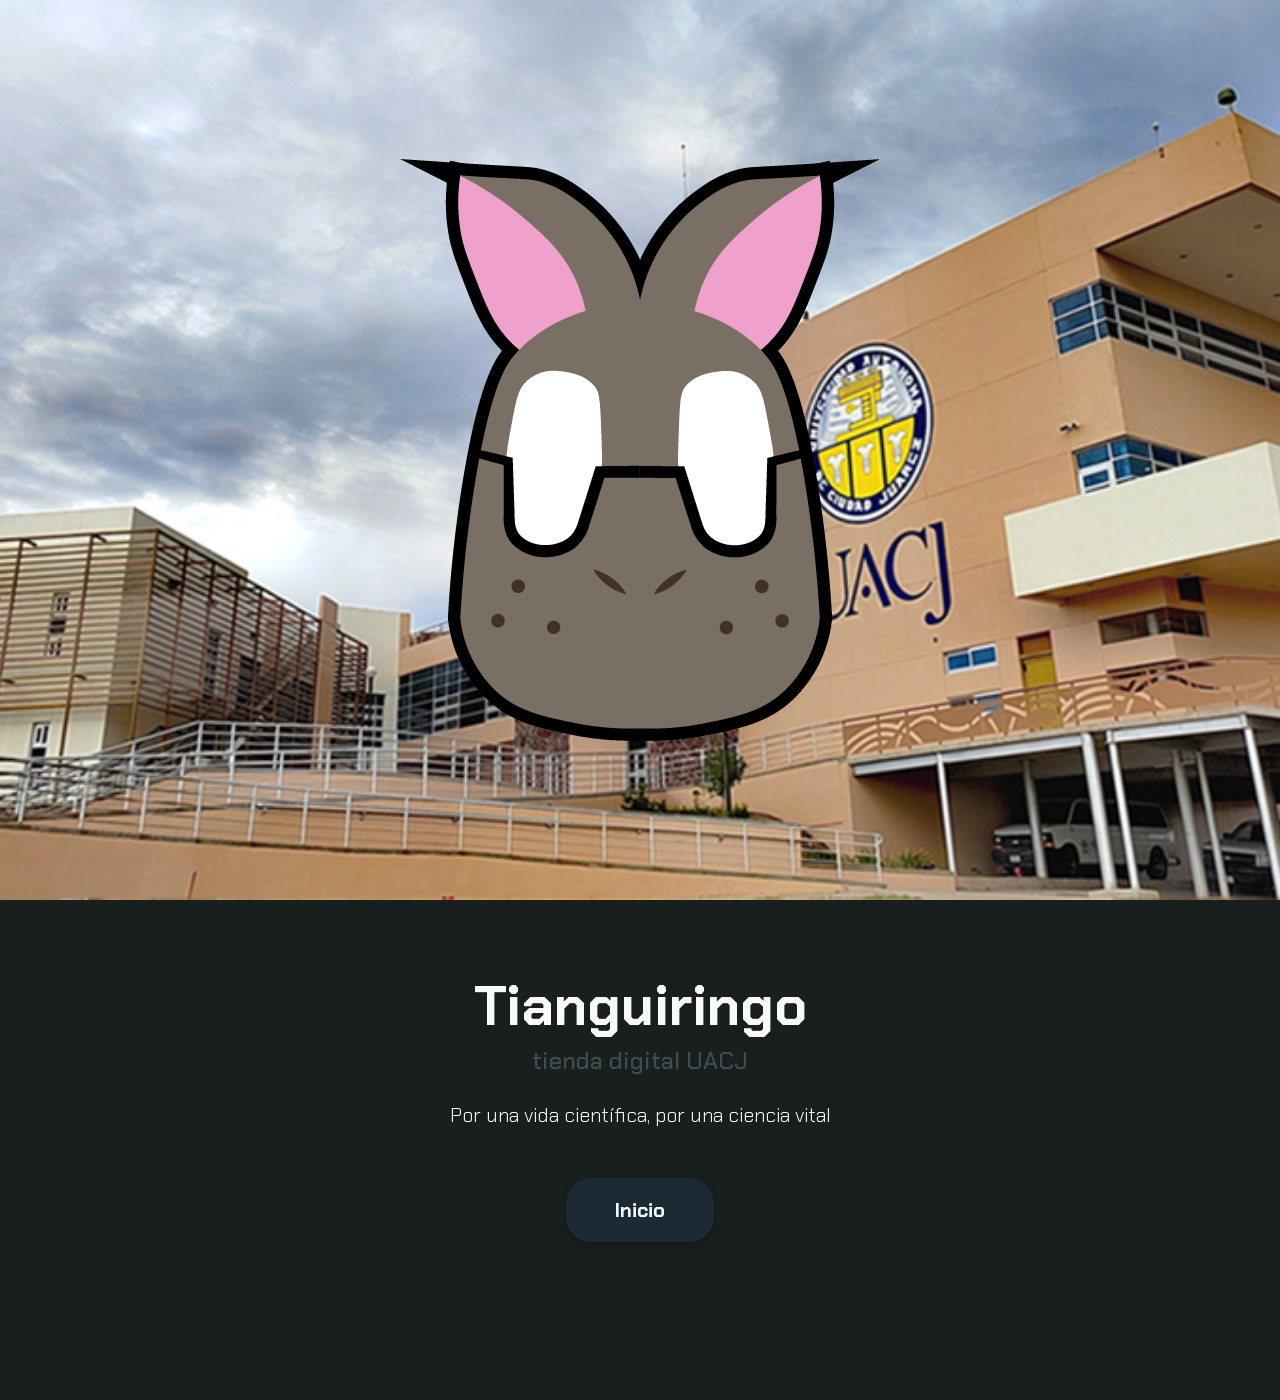
<file: index.html>
<!DOCTYPE html>
<html lang="es">
<head>
    <meta charset="UTF-8">
    <meta name="viewport" content="width=device-width, initial-scale=1.0">
    <title>Parallax ejercicio</title>
    <link href="imagenes/Favicon.png" rel="icon">
    <link href="https://cdn.jsdelivr.net/npm/bootstrap@5.3.3/dist/css/bootstrap.min.css" rel="stylesheet">
    <link rel="preconnect" href="https://fonts.googleapis.com">
    <link rel="preconnect" href="https://fonts.gstatic.com" crossorigin>
    <link href="https://fonts.googleapis.com/css2?family=Chakra+Petch:wght@400;700&display=swap" rel="stylesheet">
    
    <style>
        body {
            margin: 0;
            background-color: #191e1f;
            font-family: "Chakra Petch", sans-serif;
        }
 
        #parallax-container {
            position: relative;
            height: 100vh;
            overflow: hidden;
        }
 
        /* FONDO - Ocupa toda la pantalla de forma fija */
        #layer1 {
            position: absolute;
            z-index: 1;
            top: 0;
            left: 0;
            width: 100%;
            height: 100%;
            background-image: url("Imagenes/DMC_04.jpg");
            background-size: cover;
            background-position: center;
            background-repeat: no-repeat;
        }
 
        /* CONTENEDOR DEL LOGO */
        #layer3 {
            position: absolute;
            z-index: 3;
            top: 0;
            left: 0;
            width: 100%;
            height: 100%;
            /* Reemplazamos el flexbox manual por clases de Bootstrap en el HTML */
        }

        /* Ajustamos el tamaño del logo de forma responsiva con utilidades de Bootstrap en el HTML */
        #layer3 img {
            height: auto;
        }

        /*  ESTILOS PERSONALIZADOS DEL BOTÓN (Mezclado con transiciones de Bootstrap) */
        .btn-inicio {
            background-color: #1e2a33;
            color: aliceblue;
            border-radius: 25px; /* Mantenemos tus esquinas muy redondeadas */
            box-shadow: 0 4px 6px rgba(0, 0, 0, 0.2);
            transition: all 0.3s ease;
        }

        .btn-inicio:hover {
            background-color: #434b52;
            color: aliceblue;
            transform: translateY(-2px);
            box-shadow: 0 6px 12px rgba(0, 0, 0, 0.3);
        }

        .btn-inicio:active {
            transform: translateY(0);
            box-shadow: 0 3px 6px rgba(0, 0, 0, 0.2);
        }
        .tienda-digital {
       color: #434b52;
        }
    </style>
</head>
 
<body>
 
    <div id="parallax-container">
        <div id="layer1"></div>
 
        <!-- Usamos d-flex, justify-content-center y align-items-center de Bootstrap para centrar el logo -->
        <div id="layer3" class="d-flex justify-content-center align-items-center">
            <!-- 
              Usamos las clases responsivas de Bootstrap:
              w-55 en pantallas muy chicas, w-45 en tablets (md), y w-30 en pantallas grandes (lg)
            -->
            <img src="Imagenes/Logo (2).png" class="img-fluid w-55 w-md-45 w-lg-30" alt="Logo Tiangiringo">
        </div>
    </div>
 
    <!-- 
      Sección de contenido usando utilidades de Bootstrap:
      text-light (texto claro), text-center (centrado), py-5 (padding vertical) 
    -->
    <section class="contenido text-light text-center py-5 container-fluid" style="background-color: #191e1f; min-height: 500px;">
        <div class="container py-4">
            <h1 class="display-4 fw-bold mb-2">Tianguiringo</h1>
            <h2 class="h4 mb-4 tienda-digital" >tienda digital UACJ</h2>
            <p class="lead mb-5">Por una vida científica, por una ciencia vital</p>
            
            <!-- Botón estilizado combinando tus efectos con padding (px-5, py-3) y fuentes de Bootstrap -->
            <button class="btn btn-inicio px-5 py-3 fw-bold fs-5" onclick="window.location.href='Productos.html'">
                Inicio
            </button>
        </div>
    </section>
 
   
    <script src="https://cdn.jsdelivr.net/npm/bootstrap@5.3.3/dist/js/bootstrap.bundle.min.js"></script>

   
    <script>
        document.addEventListener('DOMContentLoaded', function () {
            const layer1 = document.getElementById('layer1');
            const layer3 = document.getElementById('layer3');
            const container = document.getElementById('parallax-container');
 
            const speed1 = 0.1;
            const speed3 = 0.5;
 
            function updateParallax() {
                const scrollOffset = container.getBoundingClientRect().top;
 
                // Movimiento del fondo
                layer1.style.transform = `translate3d(0, ${scrollOffset * speed1}px, 0)`;
                // Movimiento del logo
                layer3.style.transform = `translate3d(0, ${scrollOffset * speed3}px, 0)`;
            }
 
            window.addEventListener('scroll', updateParallax);
            updateParallax();
        });
    </script>
 
</body>
</html>
</file>
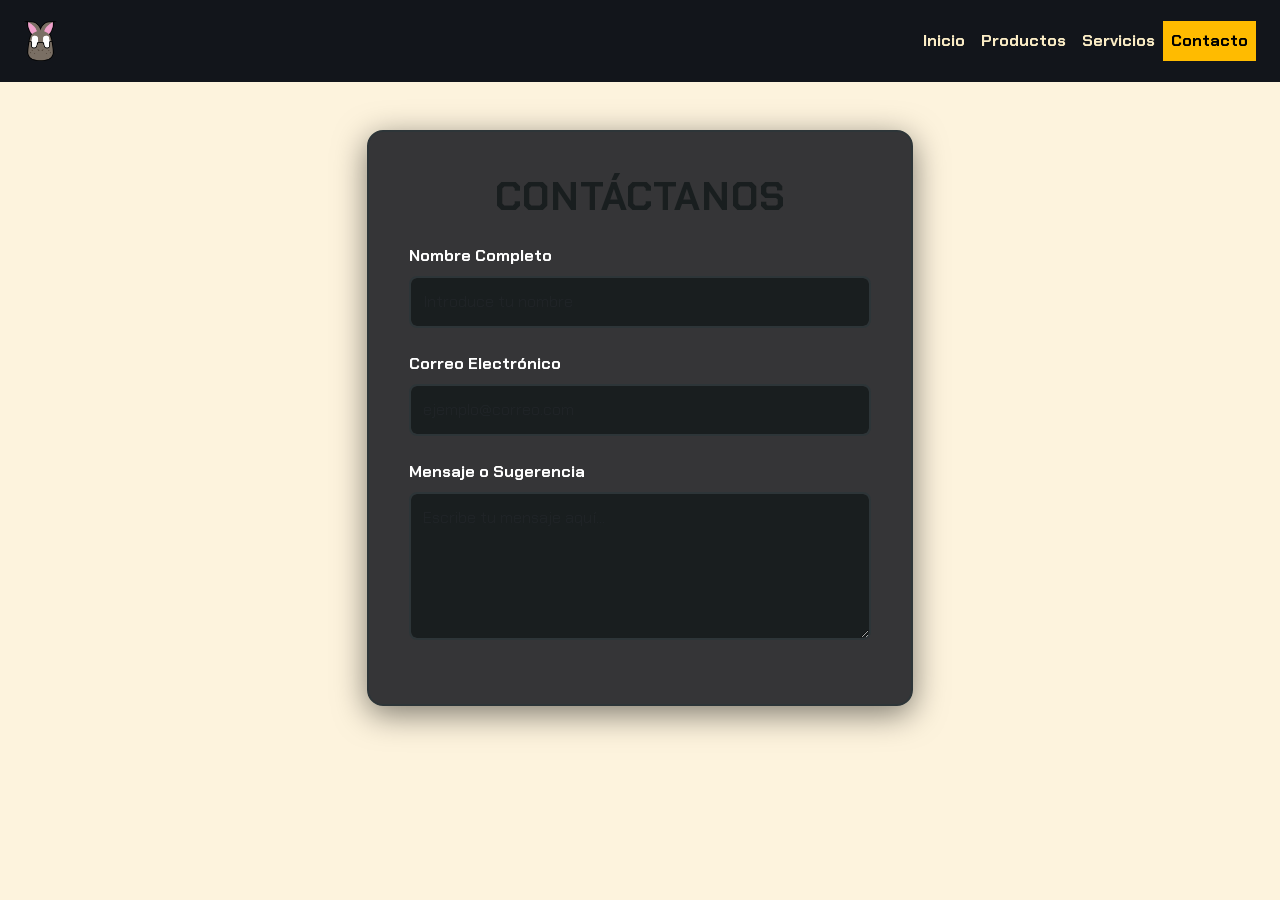
<file: Contacto.html>
<!DOCTYPE html>
<html lang="es">
<head>
  <meta charset="UTF-8">
  <meta name="viewport" content="width=device-width, initial-scale=1.0">
  <title>Tiangiringo - Contáctanos</title>

  <link href="https://cdn.jsdelivr.net/npm/bootstrap@5.3.3/dist/css/bootstrap.min.css" rel="stylesheet">
  
  <link rel="stylesheet" href="css/Productos.css">

  <link rel="preconnect" href="https://fonts.googleapis.com">
  <link rel="preconnect" href="https://fonts.gstatic.com" crossorigin>
  <link href="https://fonts.googleapis.com/css2?family=Chakra+Petch:wght@400;700&display=swap" rel="stylesheet">
  
  <style>
    /* Caja oscura de fondo para asegurar contraste y legibilidad */
    .contenedor-formulario {
      background-color: rgba(18, 21, 27, 0.85); /* Fondo negro con ligera transparencia */
      border: 2px solid #2d3538;
      border-radius: 16px;
      padding: 40px;
      box-shadow: 0 8px 32px rgba(0, 0, 0, 0.5);
    }

    .form-custom-label {
      color: #ffffff;
      font-family: 'Chakra Petch', sans-serif;
      font-weight: 700;
      margin-bottom: 8px;
    }

    .form-custom-input {
      background-color: #191e1f;
      border: 2px solid #2d3538;
      color: #ffffff;
      border-radius: 8px;
      padding: 12px;
    }

    .form-custom-input:focus {
      background-color: #1e2426;
      border-color: #ffbb00;
      color: #ffffff;
      box-shadow: 0 0 8px rgba(255, 187, 0, 0.3);
    }

    .btn-enviar {
      background-color: #ffbb00;
      color: #12151b;
      font-family: 'Chakra Petch', sans-serif;
      font-weight: 700;
      border: none;
      padding: 14px;
      border-radius: 8px;
      transition: all 0.3s ease;
    }

    .btn-enviar:hover {
      background-color: #e0a300;
      transform: translateY(-2px);
    }
  </style>
</head>
<body class="a1">

  <header class="navbar navbar-expand-md custom-header">
    <div class="container-fluid d-flex justify-content-between align-items-center px-4 py-2">
      <a href="index.html" class="logo navbar-brand m-0">
        <img src="Imagenes/Logo (2).png" alt="Logo">
      </a>
      
      <button class="navbar-toggler border-0 text-white" type="button" data-bs-toggle="collapse" data-bs-target="#menuContacto" aria-controls="menuContacto" aria-expanded="false" aria-label="Toggle navigation" style="filter: invert(1);">
        <span class="navbar-toggler-icon"></span>
      </button>

      <div class="collapse navbar-collapse justify-content-end" id="menuContacto">
        <nav>
          <ul class="custom-menu navbar-nav m-0 p-0 d-flex list-unstyled">
              <li class="nav-item"><a href="Productos.html" class="nav-link ">Inicio</a></li>
            <li class="nav-item"><a href="TdsLosProductos.html" class="nav-link">Productos</a></li>
             <li class="nav-item"><a href="Servicios.html" class="nav-link">Servicios</a></li>
            <li class="nav-item"><a href="Contacto.html" class="nav-link active">Contacto</a></li>
          </ul>
        </nav>
      </div>
    </div>
  </header>

  <main class="container my-5">
    <div class="row justify-content-center">
      <div class="col-12 col-md-8 col-lg-6">
        
        <div class="contenedor-formulario">
          
          <h1 class="titulo text-center mb-4 fw-bold">CONTÁCTANOS</h1>
          
          <form id="formulario-contacto" onsubmit="enviarMensaje(event)">
            
            <div class="mb-4 d-flex flex-column">
              <label for="nombre" class="form-custom-label">Nombre Completo</label>
              <input type="text" id="nombre" class="form-control form-custom-input" placeholder="Introduce tu nombre" required>
            </div>

            <div class="mb-4 d-flex flex-column">
              <label for="correo" class="form-custom-label">Correo Electrónico</label>
              <input type="email" id="correo" class="form-control form-custom-input" placeholder="ejemplo@correo.com" required>
            </div>

            <div class="mb-4 d-flex flex-column">
              <label for="mensaje" class="form-custom-label">Mensaje o Sugerencia</label>
              <textarea id="mensaje" class="form-control form-custom-input" rows="5" placeholder="Escribe tu mensaje aquí..." required></textarea>
            </div>
</file>
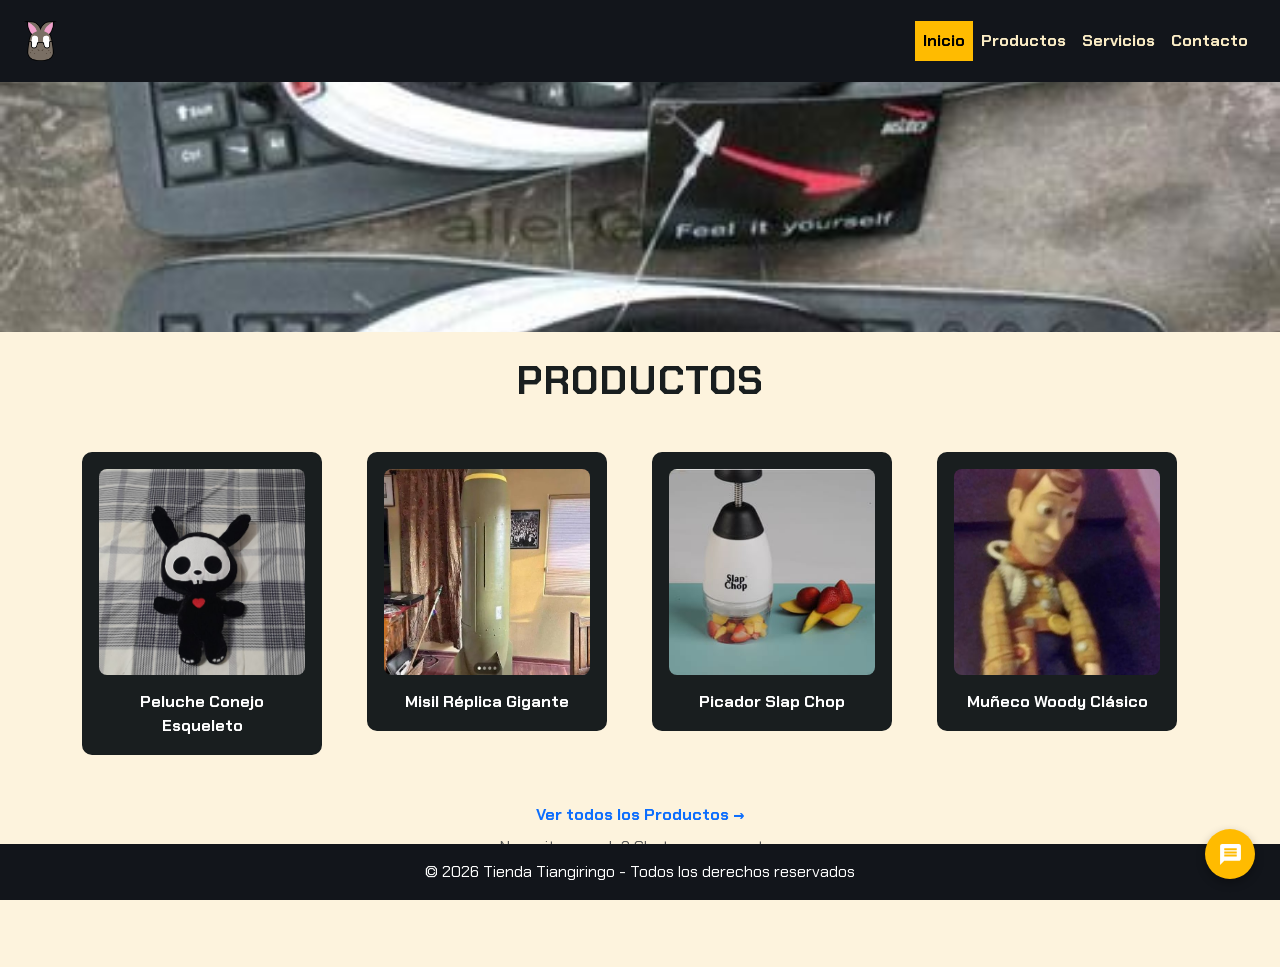
<file: Productos.html>
<!DOCTYPE html>
<html lang="es">
<head>
  <meta charset="UTF-8">
  <meta name="viewport" content="width=device-width, initial-scale=1.0">
  <title>Tiangiringo - Productos</title>

  <link href="https://cdn.jsdelivr.net/npm/bootstrap@5.3.3/dist/css/bootstrap.min.css" rel="stylesheet">
  
  <link rel="stylesheet" href="css/Productos.css">

  <link rel="preconnect" href="https://fonts.googleapis.com">
  <link rel="preconnect" href="https://fonts.gstatic.com" crossorigin>
  <link href="https://fonts.googleapis.com/css2?family=Chakra+Petch:wght@400;700&display=swap" rel="stylesheet">
  <style>
    /* Estilo para que el cuadro actúe como un botón clickeable */
    .cuadro-link {
      text-decoration: none;
      color: inherit;
      display: block;
      width: 100%;
    }
    .cuadro-link:hover .cuadro {
      transform: translateY(-5px);
      transition: all 0.3s ease;
      box-shadow: 0 4px 15px rgba(255, 187, 0, 0.2);
    }
  </style>
</head>
<body class="a1">

  <header class="navbar navbar-expand-md custom-header">
    <div class="container-fluid d-flex justify-content-between align-items-center px-4 py-2">
      <a href="index.html" class="logo navbar-brand m-0">
        <img src="Imagenes/Logo (2).png" alt="Logo">
      </a>
      
      <button class="navbar-toggler border-0 text-white" type="button" data-bs-toggle="collapse" data-bs-target="#menuHamburguesa" aria-controls="menuHamburguesa" aria-expanded="false" aria-label="Toggle navigation" style="filter: invert(1);">
        <span class="navbar-toggler-icon"></span>
      </button>

      <div class="collapse navbar-collapse justify-content-end" id="menuHamburguesa">
        <nav>
          <ul class="custom-menu navbar-nav m-0 p-0 d-flex list-unstyled">
            <li class="nav-item"><a href="Productos.html" class="nav-link active">Inicio</a></li>
            <li class="nav-item"><a href="TdsLosProductos.html" class="nav-link ">Productos</a></li>
             <li class="nav-item"><a href="Servicios.html" class="nav-link">Servicios</a></li>
            <li class="nav-item"><a href="Contacto.html" class="nav-link">Contacto</a></li>
          </ul>
        </nav>
      </div>
    </div>
  </header>

  <div class="Imgx">
    <img src="Imagenes/descarga.jpg" alt="Banner">
  </div>

  <h1 class="titulo text-center my-4 fw-bold">PRODUCTOS</h1>

  <main class="container my-5">
    <div class="row row-cols-1 row-cols-sm-2 row-cols-md-4 g-4 justify-content-center">
      
      <div class="col d-flex justify-content-center">
        <a href="Compra.html" class="cuadro-link" onclick="verDetalle('Peluche Conejo Esqueleto', 'Imagenes/Gerard (1).jpeg', '$320.00 MXN', 'Peluche gótico de conejito con máscara de calavera y un tierno corazón rojo en el pecho. Súper suave y detallado.')">
          <div class="cuadro">
            <div class="img-container">
              <img src="Imagenes/Gerard (1).jpeg" alt="Peluche Conejo Esqueleto">
            </div>
            <p>Peluche Conejo Esqueleto</p>
          </div>
        </a>
      </div>

      <div class="col d-flex justify-content-center">
        <a href="Compra.html" class="cuadro-link" onclick="verDetalle('Misil Réplica Gigante', 'Imagenes/Gerard (3).jpeg', '$4,500.00 MXN', 'Réplica a escala real de un misil militar de utilería. Ideal para decoración de habitaciones temáticas o coleccionistas extremos.')">
          <div class="cuadro">
            <div class="img-container">
              <img src="Imagenes/Gerard (3).jpeg" alt="Misil Réplica Gigante">
            </div>
            <p>Misil Réplica Gigante</p>
          </div>
        </a>
      </div>

      <div class="col d-flex justify-content-center">
        <a href="Compra.html" class="cuadro-link" onclick="verDetalle('Picador Slap Chop', 'Imagenes/Gerard (2).jpeg', '$280.00 MXN', 'El clásico picador de verduras y frutas rápido. Pica tus alimentos en segundos con un par de presiones de forma segura.')">
          <div class="cuadro">
            <div class="img-container">
              <img src="Imagenes/Gerard (2).jpeg" alt="Picador Slap Chop">
            </div>
            <p>Picador Slap Chop</p>
          </div>
        </a>
      </div>

      <div class="col d-flex justify-content-center">
        <a href="Compra.html" class="cuadro-link" onclick="verDetalle('Muñeco Woody Clásico', 'Imagenes/Gerard.jpeg', '$350.00 MXN', 'Figura clásica del Comisario Woody de Toy Story. Detalles fieles a la película para revivir tu infancia.')">
          <div class="cuadro">
            <div class="img-container">
              <img src="Imagenes/Gerard.jpeg" alt="Muñeco Woody Clásico">
            </div>
            <p>Muñeco Woody Clásico</p>
          </div>
        </a>
      </div>

    </div>
  </main>

  <section class="text-center my-5 soporte-links">
    <p class="Ayuda mb-2"><a href="TdsLosProductos.html">Ver todos los Productos →</a></p>
    <p class="text-muted" style="cursor: pointer;" onclick="toggleChat()">¿Necesitas ayuda? Chatea con nosotros.</p>
  </section>

  <footer class="custom-footer py-3"> 
    <div class="container text-center">
      <p class="m-0 text-white">© 2026 Tienda Tiangiringo - Todos los derechos reservados</p>
    </div>
  </footer>

  <div class="chat-container">
    <button class="chat-button" onclick="toggleChat()"></button>
  </div>

  <script src="https://cdn.jsdelivr.net/npm/bootstrap@5.3.3/dist/js/bootstrap.bundle.min.js"></script>
  <script>
    // Guarda de manera centralizada la información del producto seleccionado para usarlo en Compra.html
    function verDetalle(nombre, imagen, precio, descripcion) {
      localStorage.setItem('producto_nombre', nombre);
      localStorage.setItem('producto_imagen', imagen);
      localStorage.setItem('producto_precio', precio);
      localStorage.setItem('producto_descripcion', descripcion);
    }

    // Redirección al chat/contacto de la tienda
    function toggleChat() {
      window.location.href = "Contacto.html";
    }
  </script>
</body>
</html>
</file>
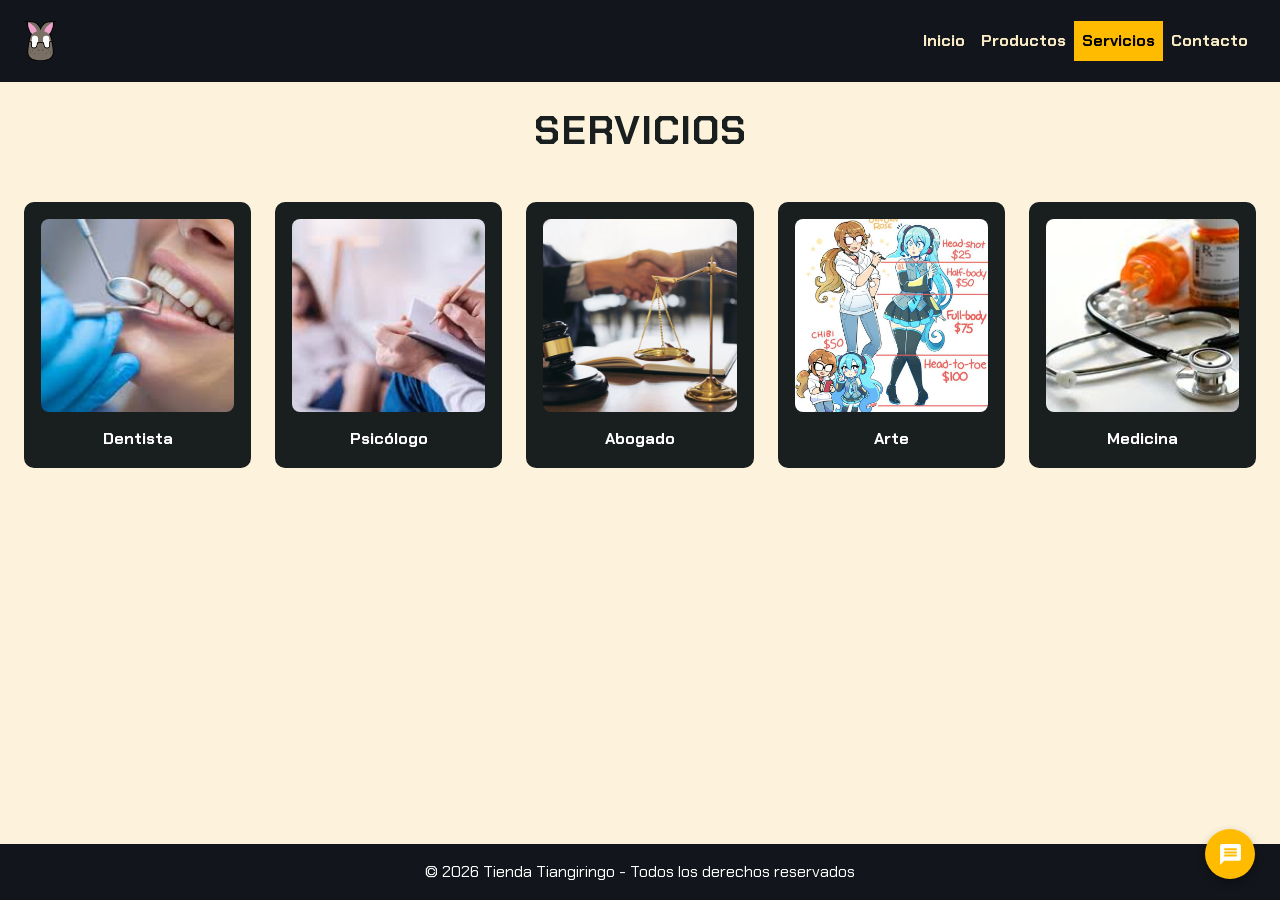
<file: Servicios.html>
<!DOCTYPE html>
<html lang="es">
<head>
  <meta charset="UTF-8">
  <meta name="viewport" content="width=device-width, initial-scale=1.0">
  <title>Tiangiringo - Productos</title>

  <link href="https://cdn.jsdelivr.net/npm/bootstrap@5.3.3/dist/css/bootstrap.min.css" rel="stylesheet">
  
  <link rel="stylesheet" href="css/Productos.css">

  <link rel="preconnect" href="https://fonts.googleapis.com">
  <link rel="preconnect" href="https://fonts.gstatic.com" crossorigin>
  <link href="https://fonts.googleapis.com/css2?family=Chakra+Petch:wght@400;700&display=swap" rel="stylesheet">
  <style>
    /* Estilo para que todo el cuadro sea clickeable de forma limpia */
    .cuadro-link {
      text-decoration: none;
      color: inherit;
      display: block;
      width: 100%;
    }
    .cuadro-link:hover .cuadro {
      transform: translateY(-5px);
      transition: all 0.3s ease;
    }

    /* Sección de categorías con fondo oscuro protector */
    .seccion-categorias {
      background-color: rgba(18, 21, 27, 0.85);
      border: 2px solid #2d3538;
      border-radius: 12px;
      padding: 20px;
    }

    .btn-categoria {
      background-color: #191e1f;
      color: #ffffff;
      border: 2px solid #2d3538;
      font-family: 'Chakra Petch', sans-serif;
      font-weight: 700;
      padding: 10px 20px;
      border-radius: 8px;
      transition: all 0.3s ease;
    }

    .btn-categoria:hover, .btn-categoria.active {
      background-color: #ffbb00;
      border-color: #ffbb00;
      color: #12151b;
    }
  </style>
</head>
<body class="a1">

  <header class="navbar navbar-expand-md custom-header">
    <div class="container-fluid d-flex justify-content-between align-items-center px-4 py-2">
      <a href="index.html" class="logo navbar-brand m-0">
        <img src="Imagenes/Logo (2).png" alt="Logo">
      </a>
      
      <button class="navbar-toggler border-0 text-white" type="button" data-bs-toggle="collapse" data-bs-target="#menuOriginal" aria-controls="menuOriginal" aria-expanded="false" aria-label="Toggle navigation" style="filter: invert(1);">
        <span class="navbar-toggler-icon"></span>
      </button>

      <div class="collapse navbar-collapse justify-content-end" id="menuOriginal">
        <nav>
          <ul class="custom-menu navbar-nav m-0 p-0 d-flex list-unstyled">
            <li class="nav-item"><a href="Productos.html" class="nav-link ">Inicio</a></li>
            <li class="nav-item"><a href="TdsLosProductos.html" class="nav-link">Productos</a></li>
            <li class="nav-item"><a href="Servicios.html" class="nav-link active">Servicios</a></li>
            <li class="nav-item"><a href="Contacto.html" class="nav-link">Contacto</a></li>
          </ul>
        </nav>
      </div>
    </div>
  </header>

  <h1 class="titulo text-center my-4 fw-bold">SERVICIOS</h1>


  <main class="container-fluid px-4 my-5">
    <div class="row row-cols-1 row-cols-sm-2 row-cols-md-5 g-4 justify-content-center">
      
      <!-- DENTISTA -->
      <div class="col d-flex justify-content-center col-producto" data-categoria="figuras">
        <!-- CAMBIO: Ahora envía precio y descripción -->
        <a href="Compra.html" class="cuadro-link" onclick="verDetalle('Dentista', 'Imagenes/images (1).jpg', '$600.00 MXN', 'Consulta dental general, limpieza profunda y diagnóstico especializado para el cuidado de tu sonrisa.')">
          <div class="cuadro">
            <div class="img-container"><img src="Imagenes/images (1).jpg" alt="Dentista"></div>
            <p>Dentista</p>
          </div>
        </a>
      </div>

      <!-- PSICÓLOGO -->
      <div class="col d-flex justify-content-center col-producto" data-categoria="ropa">
        <!-- CAMBIO: Ahora envía precio y descripción -->
        <a href="Compra.html" class="cuadro-link" onclick="verDetalle('Psicólogo', 'Imagenes/images (2).jpg', '$500.00 MXN', 'Sesión de terapia psicológica individual. Un espacio seguro y confidencial para tu bienestar mental.')">
          <div class="cuadro">
            <div class="img-container"><img src="Imagenes/images (2).jpg" alt="Psicólogo"></div>
            <p>Psicólogo</p>
          </div>
        </a>
      </div>

      <!-- ABOGADO -->
      <div class="col d-flex justify-content-center col-producto" data-categoria="figuras">
        <!-- CAMBIO: Ahora envía precio y descripción -->
        <a href="Compra.html" class="cuadro-link" onclick="verDetalle('Abogado', 'Imagenes/abogados-5.jpg', '$800.00 MXN', 'Asesoría jurídica profesional legal en temas civiles, laborales o comerciales. Consulta personalizada.')">
          <div class="cuadro">
            <div class="img-container"><img src="Imagenes/abogados-5.jpg" alt="Abogado"></div>
            <p>Abogado</p>
          </div>
        </a>
      </div>

      <!-- ARTE -->
      <div class="col d-flex justify-content-center col-producto" data-categoria="accesorios">
        <!-- CAMBIO: Ahora envía precio y descripción -->
        <a href="Compra.html" class="cuadro-link" onclick="verDetalle('Arte', 'Imagenes/b73cab45ab31e00fd0eb38e23d64a599.jpg', '$450.00 MXN', 'Clases personalizadas y talleres de pintura o diseño artístico. Saca al artista que llevas dentro.')">
          <div class="cuadro">
            <div class="img-container"><img src="Imagenes/b73cab45ab31e00fd0eb38e23d64a599.jpg" alt="Arte"></div>
            <p>Arte</p>
          </div>
        </a>
      </div>

      <!-- MEDICINA -->
      <div class="col d-flex justify-content-center col-producto" data-categoria="figuras">
        <!-- CAMBIO: Ahora envía precio y descripción -->
        <a href="Compra.html" class="cuadro-link" onclick="verDetalle('Medicina', 'Imagenes/images (3).jpg', '$550.00 MXN', 'Consulta médica general, chequeo de signos vitales, recetas y orientación de salud preventiva.')">
          <div class="cuadro">
            <div class="img-container"><img src="Imagenes/images (3).jpg" alt="Medicina"></div>
            <p>Medicina</p>
          </div>
        </a>
      </div>

    </div>
  </main>

  <footer class="custom-footer py-3"> 
    <div class="container text-center">
      <p class="m-0 text-white">© 2026 Tienda Tiangiringo - Todos los derechos reservados</p>
    </div>
  </footer>

  <div class="chat-container">
    <button class="chat-button" onclick="toggleChat()"></button>
  </div>

  <script src="https://cdn.jsdelivr.net/npm/bootstrap@5.3.3/dist/js/bootstrap.bundle.min.js"></script>
  <script>
    // CAMBIO: Ahora la función recibe y guarda los 4 datos (nombre, imagen, precio, descripcion)
    function verDetalle(nombre, imagen, precio, descripcion) {
      localStorage.setItem('producto_nombre', nombre);
      localStorage.setItem('producto_imagen', imagen);
      localStorage.setItem('producto_precio', precio);
      localStorage.setItem('producto_descripcion', descripcion);
    }

    function toggleChat() {
      window.location.href = "Contacto.html";
    }

    // SISTEMA DE FILTRADO CON CLASES DE BOOTSTRAP
    function filtrarCategoria(categoria, botonSeleccionado) {
      const botones = document.querySelectorAll('.btn-categoria');
      botones.forEach(btn => btn.classList.remove('active'));
      botonSeleccionado.classList.add('active');

      const productos = document.querySelectorAll('.col-producto');
      productos.forEach(producto => {
        const catProducto = producto.getAttribute('data-categoria');
        
        if (categoria === 'todos' || catProducto === categoria) {
          producto.classList.remove('d-none');
        } else {
          producto.classList.add('d-none');
        }
      });
    }
  </script>
</body>
</html>
</file>
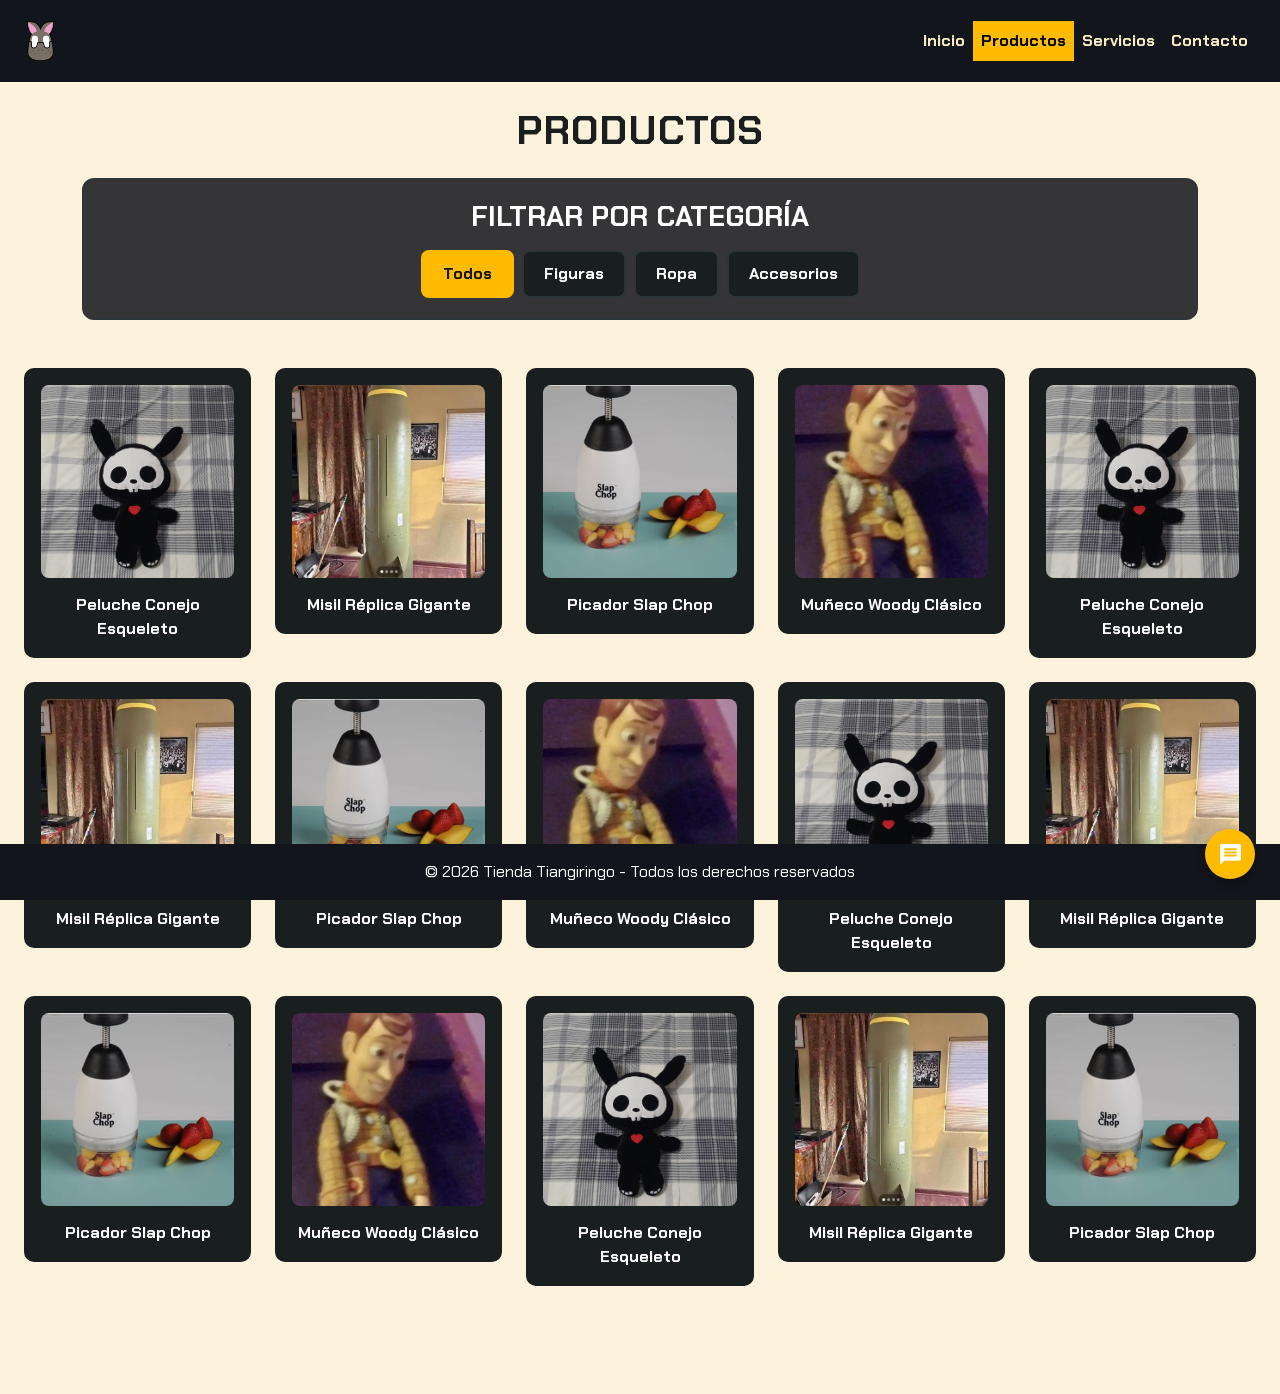
<file: TdsLosProductos.html>
<!DOCTYPE html>
<html lang="es">
<head>
  <meta charset="UTF-8">
  <meta name="viewport" content="width=device-width, initial-scale=1.0">
  <title>Tiangiringo - Productos</title>

  <link href="https://cdn.jsdelivr.net/npm/bootstrap@5.3.3/dist/css/bootstrap.min.css" rel="stylesheet">
  
  <link rel="stylesheet" href="css/Productos.css">

  <link rel="preconnect" href="https://fonts.googleapis.com">
  <link rel="preconnect" href="https://fonts.gstatic.com" crossorigin>
  <link href="https://fonts.googleapis.com/css2?family=Chakra+Petch:wght@400;700&display=swap" rel="stylesheet">
  <style>
    /* Estilo para que todo el cuadro sea clickeable de forma limpia */
    .cuadro-link {
      text-decoration: none;
      color: inherit;
      display: block;
      width: 100%;
    }
    .cuadro-link:hover .cuadro {
      transform: translateY(-5px);
      transition: all 0.3s ease;
    }

    /* Sección de categorías con fondo oscuro protector */
    .seccion-categorias {
      background-color: rgba(18, 21, 27, 0.85);
      border: 2px solid #2d3538;
      border-radius: 12px;
      padding: 20px;
    }

    .btn-categoria {
      background-color: #191e1f;
      color: #ffffff;
      border: 2px solid #2d3538;
      font-family: 'Chakra Petch', sans-serif;
      font-weight: 700;
      padding: 10px 20px;
      border-radius: 8px;
      transition: all 0.3s ease;
    }

    .btn-categoria:hover, .btn-categoria.active {
      background-color: #ffbb00;
      border-color: #ffbb00;
      color: #12151b;
    }
  </style>
</head>
<body class="a1">

  <header class="navbar navbar-expand-md custom-header">
    <div class="container-fluid d-flex justify-content-between align-items-center px-4 py-2">
      <a href="index.html" class="logo navbar-brand m-0">
        <img src="Imagenes/Logo (2).png" alt="Logo">
      </a>
      
      <button class="navbar-toggler border-0 text-white" type="button" data-bs-toggle="collapse" data-bs-target="#menuOriginal" aria-controls="menuOriginal" aria-expanded="false" aria-label="Toggle navigation" style="filter: invert(1);">
        <span class="navbar-toggler-icon"></span>
      </button>

      <div class="collapse navbar-collapse justify-content-end" id="menuOriginal">
        <nav>
          <ul class="custom-menu navbar-nav m-0 p-0 d-flex list-unstyled">
             <li class="nav-item"><a href="Productos.html" class="nav-link ">Inicio</a></li>
            <li class="nav-item"><a href="TdsLosProductos.html" class="nav-link active">Productos</a></li>
             <li class="nav-item"><a href="Servicios.html" class="nav-link">Servicios</a></li>
            <li class="nav-item"><a href="Contacto.html" class="nav-link">Contacto</a></li>
          </ul>
        </nav>
      </div>
    </div>
  </header>

  <h1 class="titulo text-center my-4 fw-bold">PRODUCTOS</h1>

  <section class="container my-4">
    <div class="seccion-categorias text-center">
      <h3 class="text-white mb-3 fw-bold" style="font-family: 'Chakra Petch', sans-serif;">FILTRAR POR CATEGORÍA</h3>
      <div class="d-flex flex-wrap gap-2 justify-content-center">
        <button class="btn btn-categoria active" onclick="filtrarCategoria('todos', this)">Todos</button>
        <button class="btn btn-categoria" onclick="filtrarCategoria('figuras', this)">Figuras</button>
        <button class="btn btn-categoria" onclick="filtrarCategoria('ropa', this)">Ropa</button>
        <button class="btn btn-categoria" onclick="filtrarCategoria('accesorios', this)">Accesorios</button>
      </div>
    </div>
  </section>

  <main class="container-fluid px-4 my-5">
    <div class="row row-cols-1 row-cols-sm-2 row-cols-md-5 g-4 justify-content-center">
      
      <div class="col d-flex justify-content-center col-producto" data-categoria="figuras">
        <a href="Compra.html" class="cuadro-link" onclick="verDetalle('Peluche Conejo Esqueleto', 'Imagenes/Gerard (1).jpeg', '$320.00 MXN', 'Peluche gótico de conejito con máscara de calavera y un tierno corazón rojo en el pecho. Súper suave y detallado.')">
          <div class="cuadro">
            <div class="img-container"><img src="Imagenes/Gerard (1).jpeg" alt="Peluche Conejo Esqueleto"></div>
            <p>Peluche Conejo Esqueleto</p>
          </div>
        </a>
      </div>

      <div class="col d-flex justify-content-center col-producto" data-categoria="accesorios">
        <a href="Compra.html" class="cuadro-link" onclick="verDetalle('Misil Réplica Gigante', 'Imagenes/Gerard (3).jpeg', '$4,500.00 MXN', 'Réplica a escala real de un misil militar de utilería. Ideal para decoración de habitaciones temáticas o coleccionistas extremos.')">
          <div class="cuadro">
            <div class="img-container"><img src="Imagenes/Gerard (3).jpeg" alt="Misil Réplica Gigante"></div>
            <p>Misil Réplica Gigante</p>
          </div>
        </a>
      </div>

      <div class="col d-flex justify-content-center col-producto" data-categoria="accesorios">
        <a href="Compra.html" class="cuadro-link" onclick="verDetalle('Picador Slap Chop', 'Imagenes/Gerard (2).jpeg', '$280.00 MXN', 'El clásico picador de verduras y frutas rápido. Pica tus alimentos en segundos con un par de presiones de forma segura.')">
          <div class="cuadro">
            <div class="img-container"><img src="Imagenes/Gerard (2).jpeg" alt="Picador Slap Chop"></div>
            <p>Picador Slap Chop</p>
          </div>
        </a>
      </div>

      <div class="col d-flex justify-content-center col-producto" data-categoria="figuras">
        <a href="Compra.html" class="cuadro-link" onclick="verDetalle('Muñeco Woody Clásico', 'Imagenes/Gerard.jpeg', '$350.00 MXN', 'Figura clásica del Comisario Woody de Toy Story. Detalles fieles a la película para revivir tu infancia.')">
          <div class="cuadro">
            <div class="img-container"><img src="Imagenes/Gerard.jpeg" alt="Muñeco Woody Clásico"></div>
            <p>Muñeco Woody Clásico</p>
          </div>
        </a>
      </div>

      <div class="col d-flex justify-content-center col-producto" data-categoria="figuras">
        <a href="Compra.html" class="cuadro-link" onclick="verDetalle('Peluche Conejo Esqueleto', 'Imagenes/Gerard (1).jpeg', '$320.00 MXN', 'Peluche gótico de conejito con máscara de calavera y un tierno corazón rojo en el pecho. Súper suave y detallado.')">
          <div class="cuadro">
            <div class="img-container"><img src="Imagenes/Gerard (1).jpeg" alt="Peluche Conejo Esqueleto"></div>
            <p>Peluche Conejo Esqueleto</p>
          </div>
        </a>
      </div>

      <div class="col d-flex justify-content-center col-producto" data-categoria="accesorios">
        <a href="Compra.html" class="cuadro-link" onclick="verDetalle('Misil Réplica Gigante', 'Imagenes/Gerard (3).jpeg', '$4,500.00 MXN', 'Réplica a escala real de un misil militar de utilería. Ideal para decoración de habitaciones temáticas o coleccionistas extremos.')">
          <div class="cuadro">
            <div class="img-container"><img src="Imagenes/Gerard (3).jpeg" alt="Misil Réplica Gigante"></div>
            <p>Misil Réplica Gigante</p>
          </div>
        </a>
      </div>

      <div class="col d-flex justify-content-center col-producto" data-categoria="accesorios">
        <a href="Compra.html" class="cuadro-link" onclick="verDetalle('Picador Slap Chop', 'Imagenes/Gerard (2).jpeg', '$280.00 MXN', 'El clásico picador de verduras y frutas rápido. Pica tus alimentos en segundos con un par de presiones de forma segura.')">
          <div class="cuadro">
            <div class="img-container"><img src="Imagenes/Gerard (2).jpeg" alt="Picador Slap Chop"></div>
            <p>Picador Slap Chop</p>
          </div>
        </a>
      </div>

      <div class="col d-flex justify-content-center col-producto" data-categoria="figuras">
        <a href="Compra.html" class="cuadro-link" onclick="verDetalle('Muñeco Woody Clásico', 'Imagenes/Gerard.jpeg', '$350.00 MXN', 'Figura clásica del Comisario Woody de Toy Story. Detalles fieles a la película para revivir tu infancia.')">
          <div class="cuadro">
            <div class="img-container"><img src="Imagenes/Gerard.jpeg" alt="Muñeco Woody Clásico"></div>
            <p>Muñeco Woody Clásico</p>
          </div>
        </a>
      </div>

      <div class="col d-flex justify-content-center col-producto" data-categoria="figuras">
        <a href="Compra.html" class="cuadro-link" onclick="verDetalle('Peluche Conejo Esqueleto', 'Imagenes/Gerard (1).jpeg', '$320.00 MXN', 'Peluche gótico de conejito con máscara de calavera y un tierno corazón rojo en el pecho. Súper suave y detallado.')">
          <div class="cuadro">
            <div class="img-container"><img src="Imagenes/Gerard (1).jpeg" alt="Peluche Conejo Esqueleto"></div>
            <p>Peluche Conejo Esqueleto</p>
          </div>
        </a>
      </div>

      <div class="col d-flex justify-content-center col-producto" data-categoria="accesorios">
        <a href="Compra.html" class="cuadro-link" onclick="verDetalle('Misil Réplica Gigante', 'Imagenes/Gerard (3).jpeg', '$4,500.00 MXN', 'Réplica a escala real de un misil militar de utilería. Ideal para decoración de habitaciones temáticas o coleccionistas extremos.')">
          <div class="cuadro">
            <div class="img-container"><img src="Imagenes/Gerard (3).jpeg" alt="Misil Réplica Gigante"></div>
            <p>Misil Réplica Gigante</p>
          </div>
        </a>
      </div>

      <div class="col d-flex justify-content-center col-producto" data-categoria="accesorios">
        <a href="Compra.html" class="cuadro-link" onclick="verDetalle('Picador Slap Chop', 'Imagenes/Gerard (2).jpeg', '$280.00 MXN', 'El clásico picador de verduras y frutas rápido. Pica tus alimentos en segundos con un par de presiones de forma segura.')">
          <div class="cuadro">
            <div class="img-container"><img src="Imagenes/Gerard (2).jpeg" alt="Picador Slap Chop"></div>
            <p>Picador Slap Chop</p>
          </div>
        </a>
      </div>

      <div class="col d-flex justify-content-center col-producto" data-categoria="figuras">
        <a href="Compra.html" class="cuadro-link" onclick="verDetalle('Muñeco Woody Clásico', 'Imagenes/Gerard.jpeg', '$350.00 MXN', 'Figura clásica del Comisario Woody de Toy Story. Detalles fieles a la película para revivir tu infancia.')">
          <div class="cuadro">
            <div class="img-container"><img src="Imagenes/Gerard.jpeg" alt="Muñeco Woody Clásico"></div>
            <p>Muñeco Woody Clásico</p>
          </div>
        </a>
      </div>

      <div class="col d-flex justify-content-center col-producto" data-categoria="figuras">
        <a href="Compra.html" class="cuadro-link" onclick="verDetalle('Peluche Conejo Esqueleto', 'Imagenes/Gerard (1).jpeg', '$320.00 MXN', 'Peluche gótico de conejito con máscara de calavera y un tierno corazón rojo en el pecho. Súper suave y detallado.')">
          <div class="cuadro">
            <div class="img-container"><img src="Imagenes/Gerard (1).jpeg" alt="Peluche Conejo Esqueleto"></div>
            <p>Peluche Conejo Esqueleto</p>
          </div>
        </a>
      </div>

      <div class="col d-flex justify-content-center col-producto" data-categoria="accesorios">
        <a href="Compra.html" class="cuadro-link" onclick="verDetalle('Misil Réplica Gigante', 'Imagenes/Gerard (3).jpeg', '$4,500.00 MXN', 'Réplica a escala real de un misil militar de utilería. Ideal para decoración de habitaciones temáticas o coleccionistas extremos.')">
          <div class="cuadro">
            <div class="img-container"><img src="Imagenes/Gerard (3).jpeg" alt="Misil Réplica Gigante"></div>
            <p>Misil Réplica Gigante</p>
          </div>
        </a>
      </div>

      <div class="col d-flex justify-content-center col-producto" data-categoria="accesorios">
        <a href="Compra.html" class="cuadro-link" onclick="verDetalle('Picador Slap Chop', 'Imagenes/Gerard (2).jpeg', '$280.00 MXN', 'El clásico picador de verduras y frutas rápido. Pica tus alimentos en segundos con un par de presiones de forma segura.')">
          <div class="cuadro">
            <div class="img-container"><img src="Imagenes/Gerard (2).jpeg" alt="Picador Slap Chop"></div>
            <p>Picador Slap Chop</p>
          </div>
        </a>
      </div>

    </div>
  </main>

  <footer class="custom-footer py-3"> 
    <div class="container text-center">
      <p class="m-0 text-white">© 2026 Tienda Tiangiringo - Todos los derechos reservados</p>
    </div>
  </footer >

  <div class="chat-container">
    <button class="chat-button" onclick="toggleChat()"></button>
  </div>

  <script src="https://cdn.jsdelivr.net/npm/bootstrap@5.3.3/dist/js/bootstrap.bundle.min.js"></script>
  <script>
    // Guarda de manera centralizada la información del producto seleccionado para usarlo en Compra.html
    function verDetalle(nombre, imagen, precio, descripcion) {
      localStorage.setItem('producto_nombre', nombre);
      localStorage.setItem('producto_imagen', imagen);
      localStorage.setItem('producto_precio', precio);
      localStorage.setItem('producto_descripcion', descripcion);
    }

    function toggleChat() {
      window.location.href = "Contacto.html";
    }

    // SISTEMA DE FILTRADO CON CLASES DE BOOTSTRAP
    function filtrarCategoria(categoria, botonSeleccionado) {
      // 1. Manejo del estado visual del botón activo
      const botones = document.querySelectorAll('.btn-categoria');
      botones.forEach(btn => btn.classList.remove('active'));
      botonSeleccionado.classList.add('active');

      // 2. Filtrado seguro usando la clase 'd-none' de Bootstrap
      const productos = document.querySelectorAll('.col-producto');
      productos.forEach(producto => {
        const catProducto = producto.getAttribute('data-categoria');
        
        if (categoria === 'todos' || catProducto === categoria) {
          producto.classList.remove('d-none'); 
        } else {
          producto.classList.add('d-none');    
        }
      });
    }
  </script>
</body>
</html>
</file>
<file: css/Productos.css>
/* --- CONFIGURACIÓN BASE --- */
body.a1 {
  margin: 0;
  background-color: #fdf3dd; /* Tu fondo beige exacto */
  font-family: "Chakra Petch", sans-serif;
  font-weight: 400;
  padding-bottom: 60px; /* Evita que el footer tape contenido */
}

/* --- HEADER / MENÚ --- */
.custom-header {
  background-color: #12151b;
  width: 100%;
}

.logo img {
  height: 40px;
  width: auto;
}

.custom-menu li a {
  display: block;
  color: #faecc5;
  text-decoration: none;
  padding: 8px 16px;
  font-weight: bold;
  transition: background 0.2s;
}

.custom-menu li a:hover:not(.active) {
  background-color: #ffbb00;
  color: #12151b;
}

.custom-menu li a.active {
  background-color: #ffbb00;
  color: #12151b;
}

/* --- BANNER --- */
.Imgx img {
  width: 100%;
  height: 250px;
  object-fit: cover;
}

/* --- TÍTULO --- */
.titulo {
  color: #191e1f;
  letter-spacing: 1px;
}

/* --- CUADROS DE PRODUCTO (Fijo el problema de desborde) --- */
.cuadro {
  width: 100%;
  max-width: 240px;
  background-color: #191e1f; /* Fondo oscuro de la tarjeta */
  border: 2px solid #191e1f;
  border-radius: 10px;
  padding: 15px;
  display: flex;
  flex-direction: column;
  align-items: center;
  justify-content: space-between;
  transition: transform 0.3s ease, box-shadow 0.3s ease;
}

.cuadro:hover {
  transform: scale(1.05);
  background-color: #2c3436;
  box-shadow: 0 10px 20px rgba(0,0,0,0.3);
  cursor: pointer;
}

.cuadro .img-container {
  width: 100%;
  aspect-ratio: 1 / 1; /* Forzar contenedor cuadrado */
  border-radius: 8px;
  overflow: hidden;
}

.cuadro img {
  width: 100%;
  height: 100%;
  object-fit: cover;
}

.cuadro p {
  color: #ffffff;
  margin-top: 15px;
  margin-bottom: 0;
  font-size: 1rem;
  font-weight: bold;
  text-align: center;
}

/* --- SECCIÓN SOPORTE --- */
.soporte-links a {
  color: #0d6efd;
  text-decoration: none;
  font-weight: bold;
}
.soporte-links a:hover {
  text-decoration: underline;
}

/* --- FOOTER --- */
.custom-footer {
  background-color: #12151b;
  position: fixed;
  bottom: 0;
  width: 100%;
  z-index: 10;
}

/* --- CHAT FLOTANTE (Círculo amarillo abajo a la derecha) --- */
.chat-container {
  position: fixed;
  bottom: 15px;
  right: 25px;
  z-index: 100;
}

.chat-button {
  width: 50px;
  height: 50px;
  border-radius: 50%;
  background-color: #ffbb00; /* Color amarillo de tu captura */
  border: none;
  cursor: pointer;
  box-shadow: 0 4px 10px rgba(0,0,0,0.3);
  background-image: url("data:image/svg+xml;utf8,<svg xmlns='http://www.w3.org/2000/svg' viewBox='0 0 24 24' fill='white'><path d='M20 2H4c-1.1 0-1.99.9-1.99 2L2 22l4-4h14c1.1 0 2-.9 2-2V4c0-1.1-.9-2-2-2zm-2 12H6v-2h12v2zm0-3H6V9h12v2zm0-3H6V6h12v2z'/></svg>");
  background-repeat: no-repeat;
  background-position: center;
  background-size: 50%;
}
</file>
